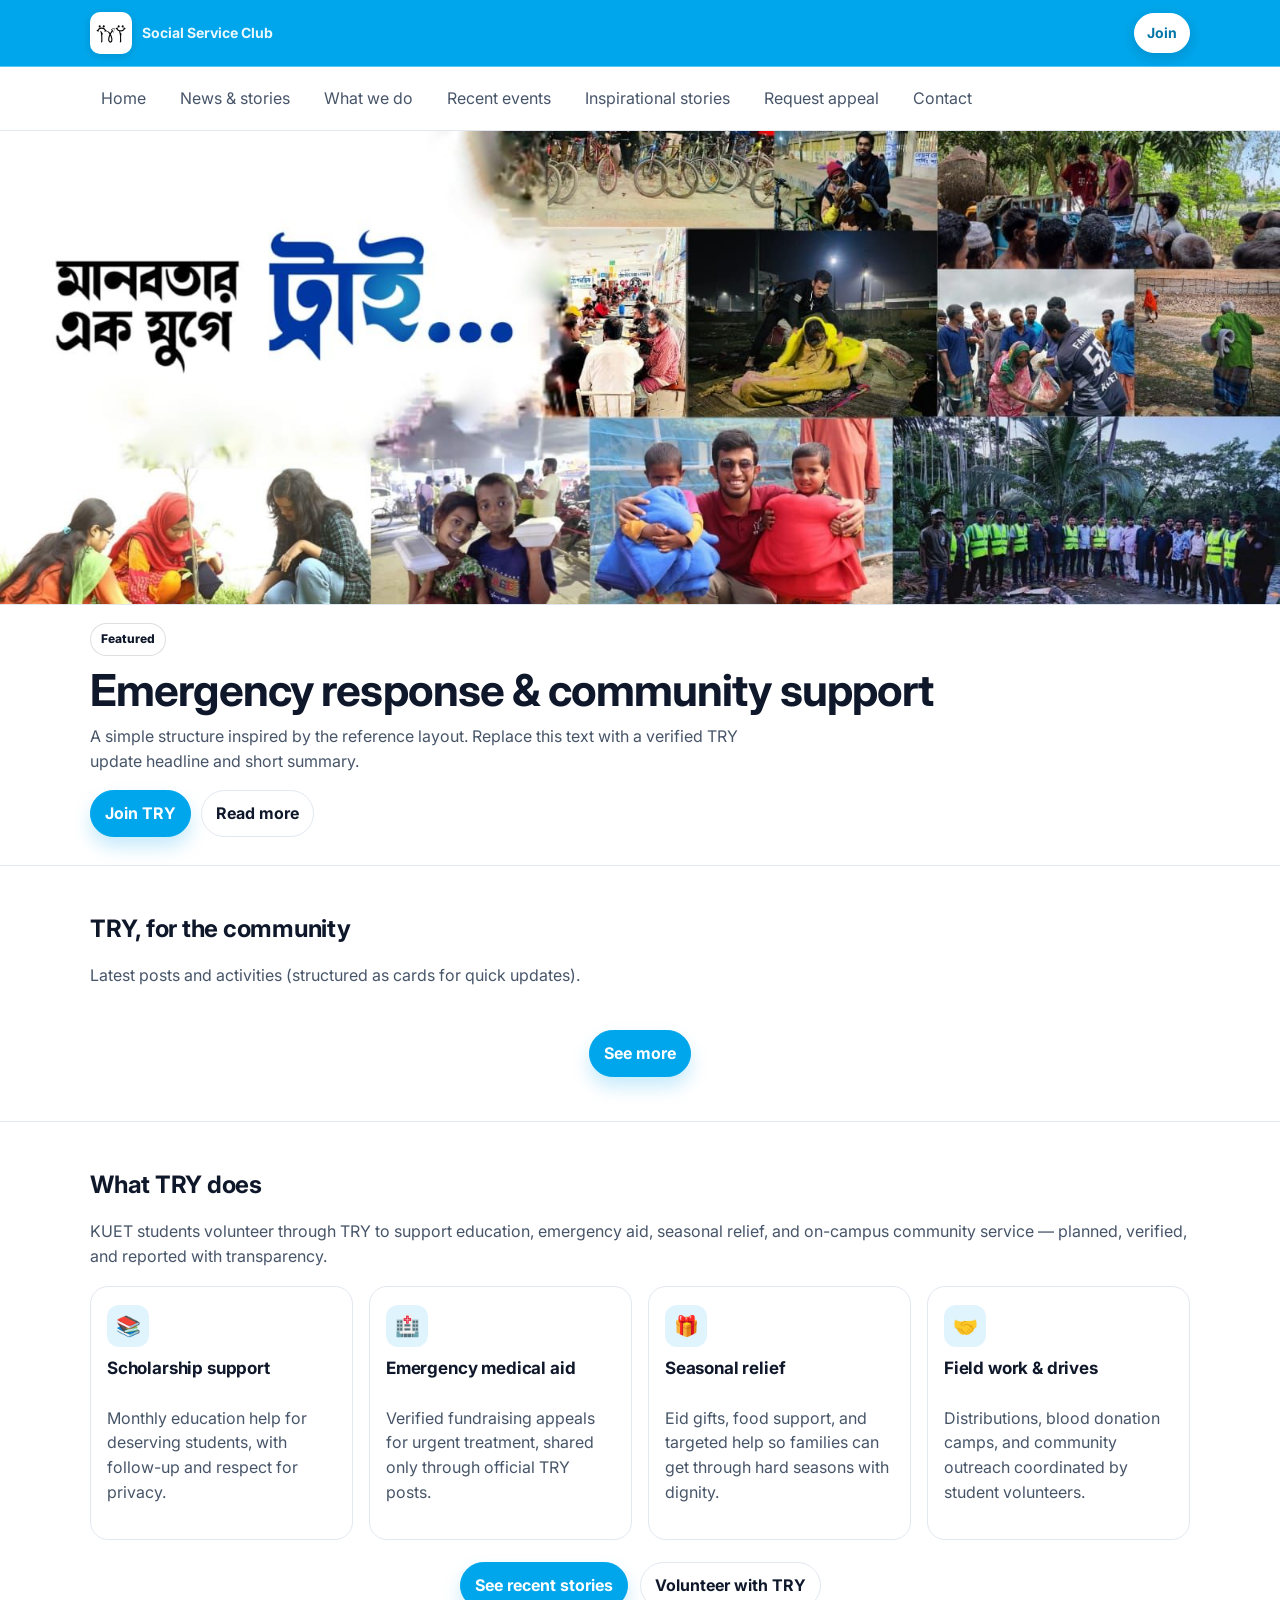
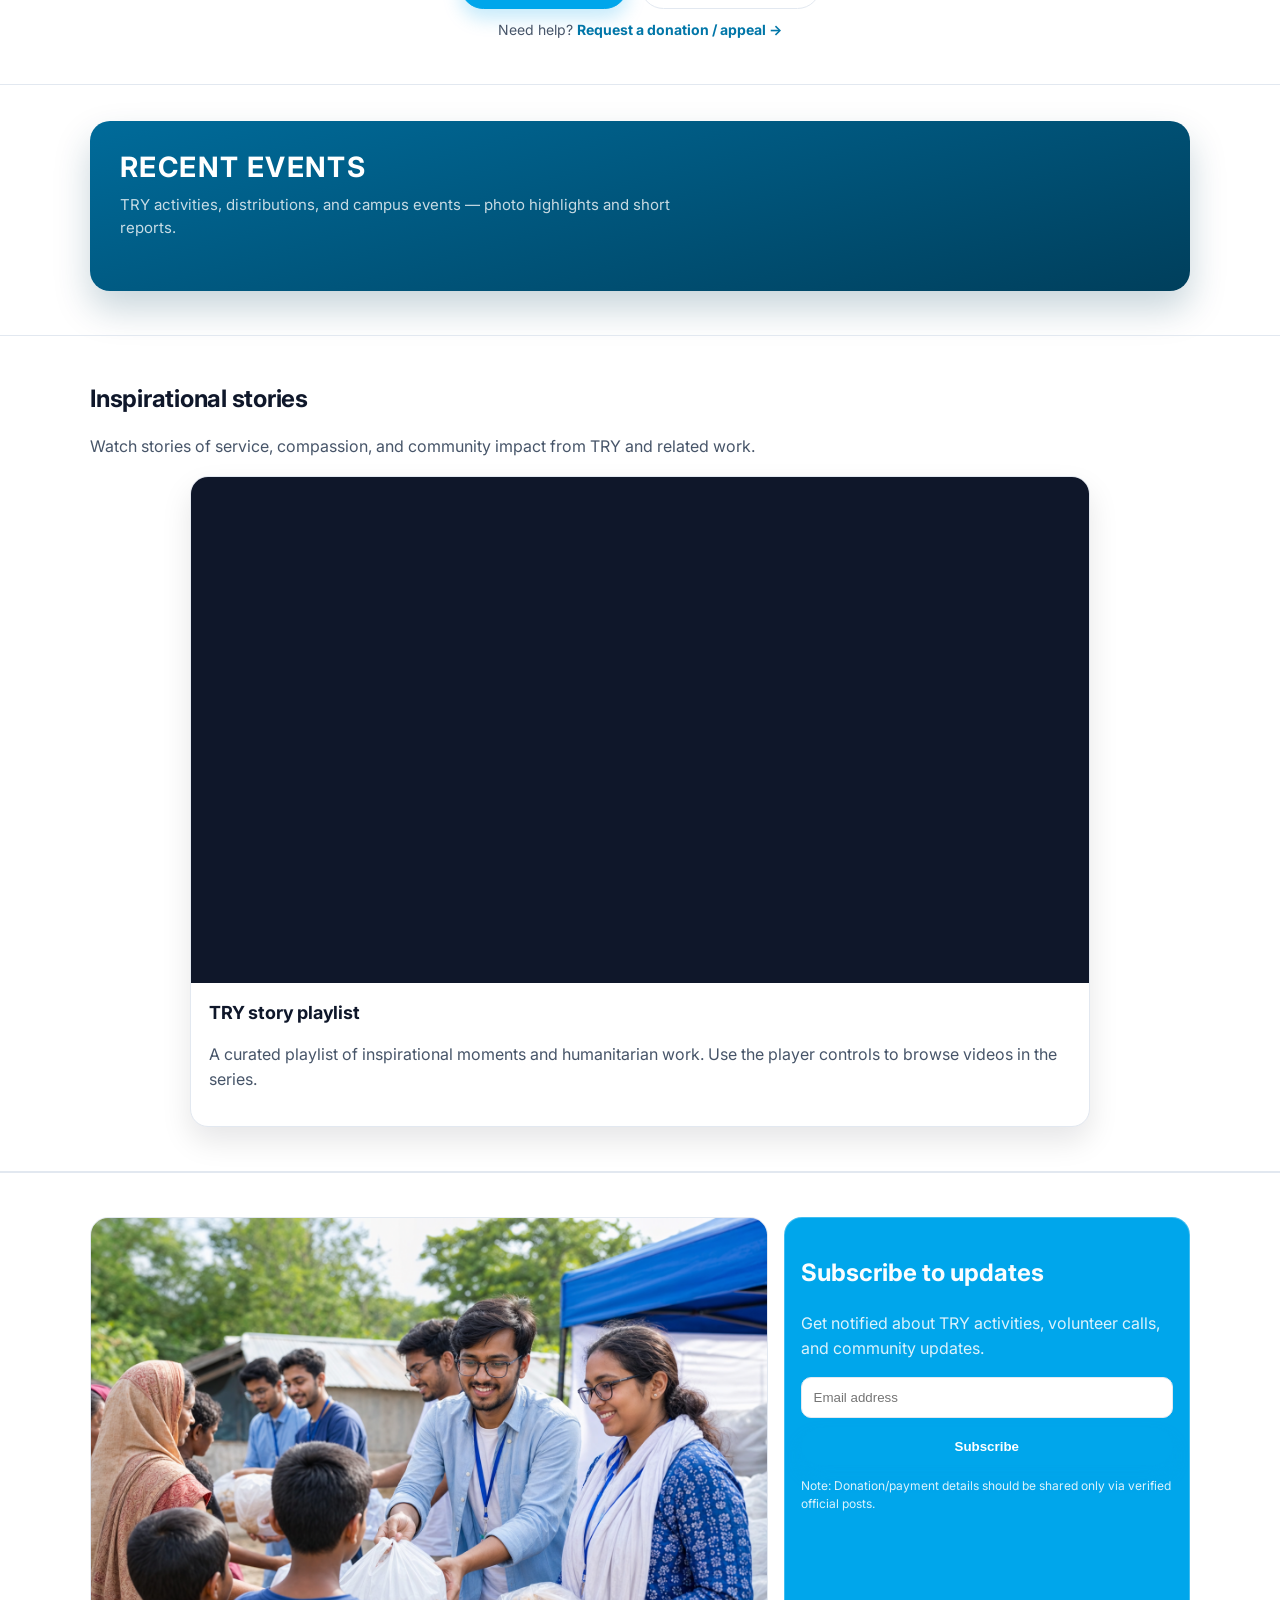
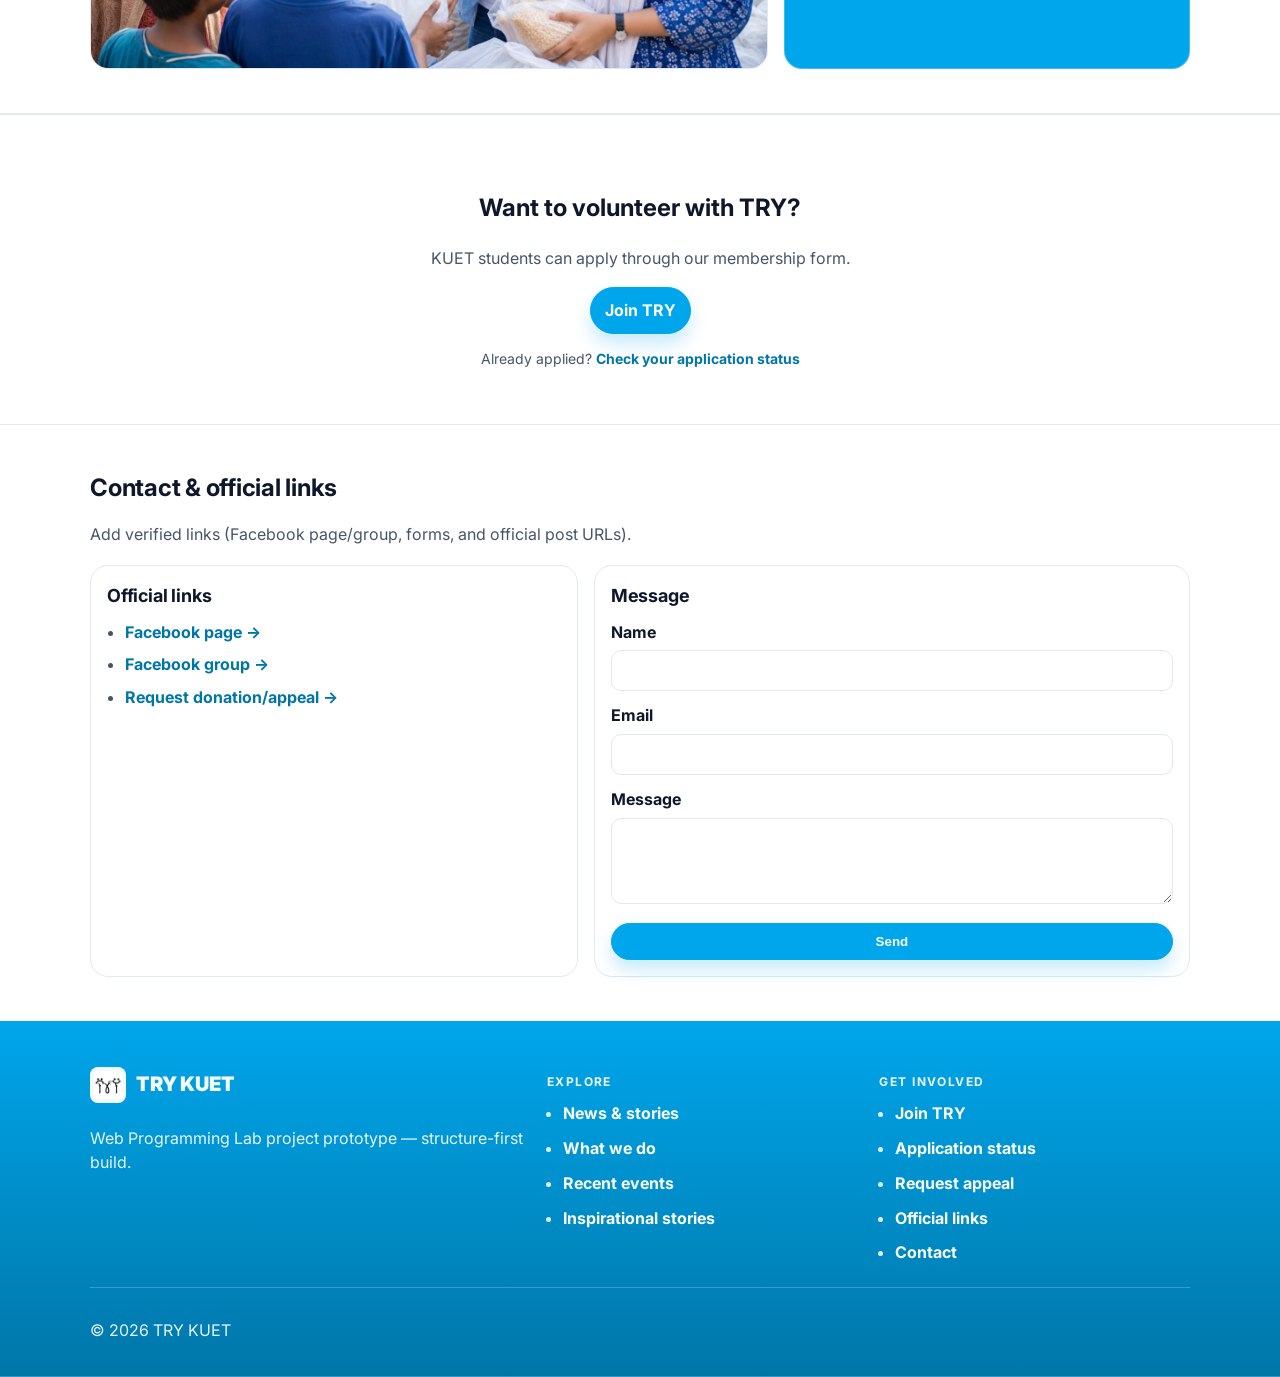
<file: index.html>
<!doctype html>
<html lang="en">
  <head>
    <meta charset="UTF-8" />
    <meta name="viewport" content="width=device-width, initial-scale=1.0" />
    <title>TRY KUET — Social Service Club</title>
    <link rel="icon" href="./public/try-logo.png" type="image/png" />
    <link rel="apple-touch-icon" href="./public/try-logo.png" />
    <meta
      name="description"
      content="TRY (KUET Social Service Club) — a voluntary, charitable organization working for social welfare."
    />
    <link rel="preconnect" href="https://fonts.googleapis.com" />
    <link rel="preconnect" href="https://fonts.gstatic.com" crossorigin />
    <link
      href="https://fonts.googleapis.com/css2?family=Inter:wght@400;500;600;700&display=swap"
      rel="stylesheet"
    />
    <link rel="stylesheet" href="./style.css" />
  </head>
  <body>
    <a class="skip-link" href="#main">Skip to content</a>

    <header class="topbar" aria-label="Site header">
      <div class="container topbar-inner">
        <a class="logo" href="./index.html" aria-label="TRY KUET home">
          <img class="logo-image" src="./public/try-logo.png" alt="" width="42" height="42" decoding="async" />
          <span class="logo-text">Social Service Club</span>
        </a>

        <div class="topbar-actions">
          <div class="topbar-ctas">
            <a class="btn small topbar-join" href="./join.html">Join</a>
            <button
              id="navToggle"
              class="btn small nav-toggle"
              type="button"
              aria-controls="primaryNav"
              aria-expanded="false"
              aria-label="Open menu"
            >
              <span class="nav-toggle-icon" aria-hidden="true"></span>
            </button>
          </div>
        </div>
      </div>
    </header>

    <div id="navBackdrop" class="nav-backdrop" hidden></div>

    <nav id="primaryNav" class="primary-nav" aria-label="Primary navigation">
      <div class="nav-panel">
        <div class="mobile-nav-head">
          <p class="mobile-nav-title">Menu</p>
          <button class="mobile-nav-close" type="button" aria-label="Close menu">×</button>
        </div>
        <div class="container nav-inner">
          <a href="#main">Home</a>
          <a href="#updates">News &amp; stories</a>
          <a href="#work">What we do</a>
          <a href="#recent-events">Recent events</a>
          <a href="#inspiration">Inspirational stories</a>
          <a href="./appeal-request.html">Request appeal</a>
          <a href="#contact">Contact</a>
        </div>
      </div>
    </nav>

    <main id="main">
      <section class="hero-unicef reveal" aria-label="Featured story">
        <div class="hero-media">
          <img
            id="heroImage"
            src="./public/639984083_1360235046146231_4377309201098488597_n.jpg"
            alt="TRY KUET — মানবতার এক যুগে, social service and community work"
            fetchpriority="high"
            decoding="async"
          />
        </div>
        <div class="container hero-content">
          <p id="heroEyebrow" class="eyebrow">Featured</p>
          <h1 id="heroTitle" class="hero-title">Emergency response & community support</h1>
          <p id="heroSubtitle" class="hero-sub">
            A simple structure inspired by the reference layout. Replace this text
            with a verified TRY update headline and short summary.
          </p>
          <div class="hero-cta">
            <a id="heroCtaPrimary" class="btn primary" href="./join.html">Join TRY</a>
            <a id="heroCtaSecondary" class="btn" href="#updates">Read more</a>
          </div>
        </div>
      </section>

      <section id="updates" class="section reveal" aria-label="Story cards">
        <div class="container">
          <div class="section-title">
            <h2 id="updatesTitle">TRY, for the community</h2>
            <p id="updatesSubtitle" class="muted">
              Latest posts and activities (structured as cards for quick updates).
            </p>
          </div>

          <div id="postsGrid" class="card-grid" aria-live="polite"></div>

          <div class="updates-more">
            <a
              id="updatesSeeMore"
              class="btn primary"
              href="https://www.facebook.com/try.kuet"
              target="_blank"
              rel="noopener noreferrer"
            >
              See more
            </a>
          </div>
        </div>
      </section>

      <section id="work" class="section subtle reveal" aria-label="Organization work">
        <div class="container">
          <div class="section-title">
            <h2 id="workTitle">What TRY does</h2>
            <p id="workText" class="muted">
              KUET students volunteer through TRY to support education, emergency aid,
              seasonal relief, and on-campus community service — planned, verified, and
              reported with transparency.
            </p>
          </div>

          <div class="work-grid" aria-label="TRY program areas">
            <article class="work-card">
              <span class="work-card-icon" aria-hidden="true">📚</span>
              <h3 class="work-card-title">Scholarship support</h3>
              <p class="muted">
                Monthly education help for deserving students, with follow-up and respect
                for privacy.
              </p>
            </article>
            <article class="work-card">
              <span class="work-card-icon" aria-hidden="true">🏥</span>
              <h3 class="work-card-title">Emergency medical aid</h3>
              <p class="muted">
                Verified fundraising appeals for urgent treatment, shared only through
                official TRY posts.
              </p>
            </article>
            <article class="work-card">
              <span class="work-card-icon" aria-hidden="true">🎁</span>
              <h3 class="work-card-title">Seasonal relief</h3>
              <p class="muted">
                Eid gifts, food support, and targeted help so families can get through
                hard seasons with dignity.
              </p>
            </article>
            <article class="work-card">
              <span class="work-card-icon" aria-hidden="true">🤝</span>
              <h3 class="work-card-title">Field work &amp; drives</h3>
              <p class="muted">
                Distributions, blood donation camps, and community outreach coordinated
                by student volunteers.
              </p>
            </article>
          </div>

          <div class="work-actions">
            <a id="workCta" class="btn primary" href="#updates">See recent stories</a>
            <a class="btn" href="./join.html">Volunteer with TRY</a>
          </div>
          <p class="work-foot muted">
            Need help? <a href="./appeal-request.html" class="textlink">Request a donation / appeal →</a>
          </p>
        </div>
      </section>

      <section id="recent-events" class="section events-section reveal" aria-label="Recent events">
        <div class="container">
          <div class="events-panel">
            <div class="events-panel-head">
              <h2 id="spotlightTitle" class="events-panel-title">Recent events</h2>
              <p id="spotlightSubtitle" class="events-panel-subtitle">
                TRY activities, distributions, and campus events — photo highlights and short reports.
              </p>
            </div>
            <div id="spotlightGrid" class="events-grid" aria-live="polite"></div>
          </div>
        </div>
      </section>

      <section id="inspiration" class="section subtle reveal" aria-label="Inspirational stories">
        <div class="container">
          <div class="section-title">
            <h2 id="inspirationTitle">Inspirational stories</h2>
            <p id="inspirationSubtitle" class="muted">
              Watch stories of service, compassion, and community impact from TRY and related work.
            </p>
          </div>

          <div class="video-grid">
            <article class="video-card">
              <div class="video-embed">
                <iframe
                  id="youtubePlaylist"
                  src="https://www.youtube.com/embed/videoseries?list=PLMV2DVHuQ9Ii1-yeok6bpsto4gOh3k7c_"
                  title="TRY inspirational stories — YouTube playlist"
                  allow="accelerometer; autoplay; clipboard-write; encrypted-media; gyroscope; picture-in-picture; web-share"
                  referrerpolicy="strict-origin-when-cross-origin"
                  allowfullscreen
                  loading="lazy"
                ></iframe>
              </div>
              <div class="video-caption">
                <h3 id="youtubeTitle" class="video-title">TRY story playlist</h3>
                <p id="youtubeCaption" class="muted">
                  A curated playlist of inspirational moments and humanitarian work. Use the
                  player controls to browse videos in the series.
                </p>
              </div>
            </article>
          </div>
        </div>
      </section>

      <section id="subscribe" class="subscribe reveal" aria-label="Subscribe section">
        <div class="container subscribe-grid">
          <div class="subscribe-media">
            <img
              id="subscribeImage"
              src="./public/subscribe-community.png"
              alt="TRY volunteers working together for community service"
              loading="lazy"
              decoding="async"
            />
          </div>
          <div class="subscribe-panel">
            <h2 id="subscribeTitle">Subscribe to updates</h2>
            <p id="subscribeText" class="muted">
              Get notified about TRY activities, volunteer calls, and community updates.
            </p>
            <form id="subscribeForm" class="subscribe-form">
              <label class="sr-only" for="sub-email">Email</label>
              <input id="sub-email" name="email" type="email" placeholder="Email address" required />
              <button class="btn primary" type="submit">Subscribe</button>
            </form>
            <p id="subscribeSuccess" class="form-success" hidden role="status"></p>
            <p class="fineprint">
              Note: Donation/payment details should be shared only via verified official posts.
            </p>
          </div>
        </div>
      </section>

      <section class="section subtle reveal" aria-label="Join call to action">
        <div class="container center-block">
          <h2 id="joinCtaTitle">Want to volunteer with TRY?</h2>
          <p id="joinCtaText" class="muted">KUET students can apply through our membership form.</p>
          <a class="btn primary" href="./join.html">Join TRY</a>
          <p class="join-status-note muted">
            Already applied?
            <a class="textlink" href="./application-status.html">Check your application status</a>
          </p>
        </div>
      </section>

      <section id="contact" class="section reveal" aria-label="Contact and links">
        <div class="container">
          <div class="section-title">
            <h2 id="contactTitle">Contact & official links</h2>
            <p id="contactSubtitle" class="muted">
              Add verified links (Facebook page/group, forms, and official post URLs).
            </p>
          </div>

          <div class="contact-grid">
            <div class="contact-card">
              <h3>Official links</h3>
              <ul id="contactLinks" class="list">
                <li><a href="#contact" class="textlink">Facebook page →</a></li>
                <li><a href="#contact" class="textlink">Facebook group →</a></li>
                <li><a href="./appeal-request.html" class="textlink">Request donation/appeal →</a></li>
              </ul>
            </div>

            <div class="contact-card">
              <h3>Message</h3>
              <form id="contactForm" class="form">
                <div class="field">
                  <label for="name">Name</label>
                  <input id="name" name="name" type="text" required />
                </div>
                <div class="field">
                  <label for="email">Email</label>
                  <input id="email" name="email" type="email" required />
                </div>
                <div class="field">
                  <label for="message">Message</label>
                  <textarea id="message" name="message" rows="4" required></textarea>
                </div>
                <button class="btn primary" type="submit">Send</button>
                <p id="contactFormSuccess" class="form-success" hidden role="status"></p>
                <p id="contactFormError" class="form-error" hidden role="alert"></p>
              </form>
            </div>
          </div>
        </div>
      </section>
    </main>

    <footer class="footer" aria-label="Footer">
      <div class="container footer-grid">
        <div class="footer-brand">
          <div class="footer-logo">
            <img class="footer-logo-image" src="./public/try-logo.png" alt="" width="36" height="36" loading="lazy" decoding="async" />
            <span>TRY KUET</span>
          </div>
          <p class="muted">
            Web Programming Lab project prototype — structure-first build.
          </p>
        </div>

        <div class="footer-col">
          <h3 class="footer-title">Explore</h3>
          <ul class="list">
            <li><a href="#updates" class="textlink">News & stories</a></li>
            <li><a href="#work" class="textlink">What we do</a></li>
            <li><a href="#recent-events" class="textlink">Recent events</a></li>
            <li><a href="#inspiration" class="textlink">Inspirational stories</a></li>
          </ul>
        </div>

        <div class="footer-col">
          <h3 class="footer-title">Get involved</h3>
          <ul class="list">
            <li><a href="./join.html" class="textlink">Join TRY</a></li>
            <li><a href="./application-status.html" class="textlink">Application status</a></li>
            <li><a href="./appeal-request.html" class="textlink">Request appeal</a></li>
            <li><a href="#contact" class="textlink">Official links</a></li>
            <li><a href="#contact" class="textlink">Contact</a></li>
          </ul>
        </div>
      </div>

      <div class="container footer-bottom">
        <p class="muted">© <span id="year">2026</span> TRY KUET</p>
      </div>
    </footer>

    <script>
      document.getElementById("year").textContent = String(new Date().getFullYear());
    </script>
    <script src="./scripts/site.js" defer></script>
    <script src="./scripts/content.js" defer></script>
  </body>
</html>
</file>
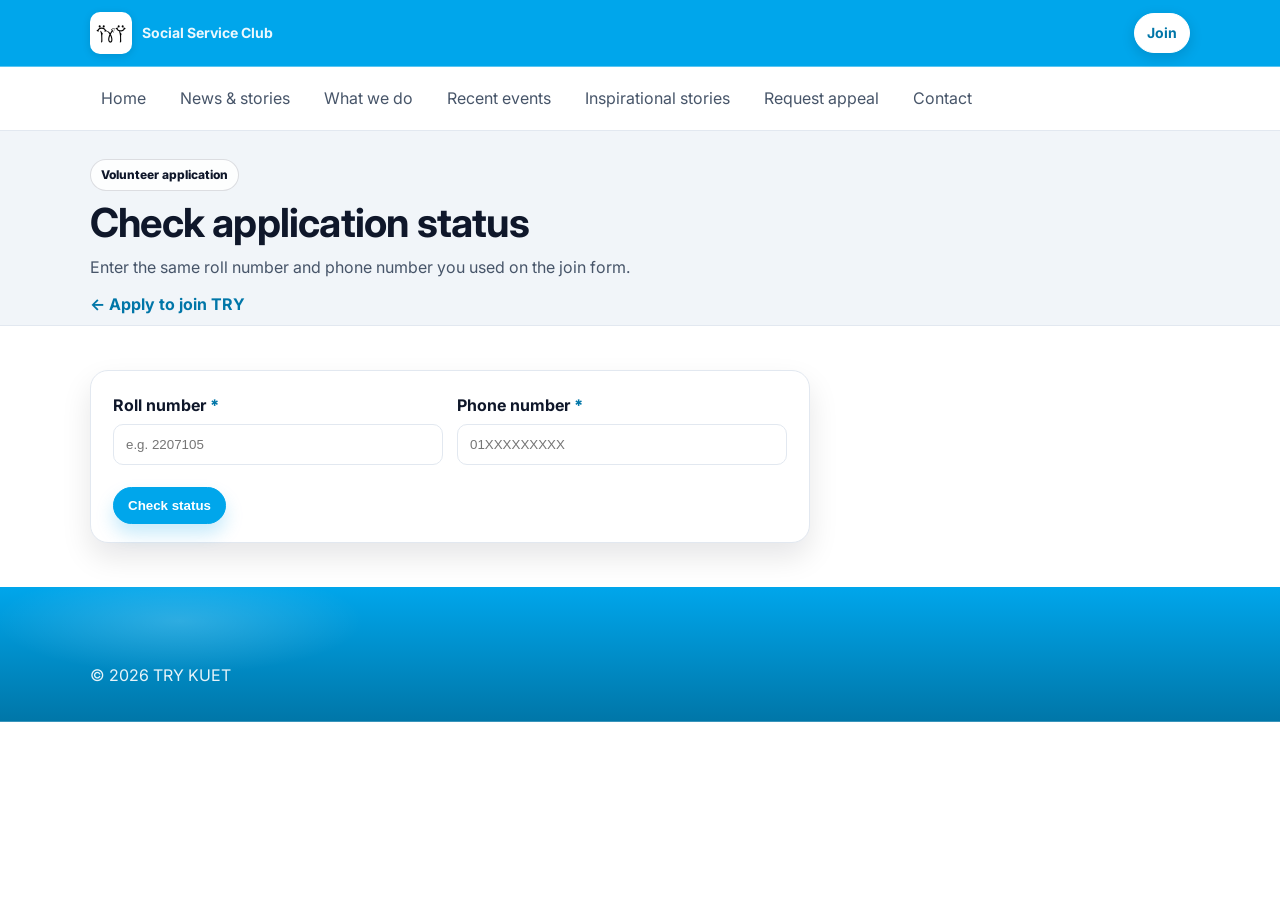
<file: application-status.html>
<!doctype html>
<html lang="en">
  <head>
    <meta charset="UTF-8" />
    <meta name="viewport" content="width=device-width, initial-scale=1.0" />
    <title>Check application status — TRY KUET</title>
    <link rel="icon" href="./public/try-logo.png" type="image/png" />
    <link rel="apple-touch-icon" href="./public/try-logo.png" />
    <meta name="description" content="Check your TRY KUET volunteer application status using roll number and phone." />
    <link rel="preconnect" href="https://fonts.googleapis.com" />
    <link rel="preconnect" href="https://fonts.gstatic.com" crossorigin />
    <link
      href="https://fonts.googleapis.com/css2?family=Inter:wght@400;500;600;700&display=swap"
      rel="stylesheet"
    />
    <link rel="stylesheet" href="./style.css" />
  </head>
  <body>
    <a class="skip-link" href="#main">Skip to content</a>

    <header class="topbar" aria-label="Site header">
      <div class="container topbar-inner">
        <a class="logo" href="./index.html" aria-label="TRY KUET home">
          <img class="logo-image" src="./public/try-logo.png" alt="" width="42" height="42" decoding="async" />
          <span class="logo-text">Social Service Club</span>
        </a>
        <div class="topbar-actions">
          <div class="topbar-ctas">
            <a class="btn small topbar-join" href="./join.html">Join</a>
            <button
              id="navToggle"
              class="btn small nav-toggle"
              type="button"
              aria-controls="primaryNav"
              aria-expanded="false"
              aria-label="Open menu"
            >
              <span class="nav-toggle-icon" aria-hidden="true"></span>
            </button>
          </div>
        </div>
      </div>
    </header>

    <div id="navBackdrop" class="nav-backdrop" hidden></div>

    <nav id="primaryNav" class="primary-nav" aria-label="Primary navigation">
      <div class="nav-panel">
        <div class="mobile-nav-head">
          <p class="mobile-nav-title">Menu</p>
          <button class="mobile-nav-close" type="button" aria-label="Close menu">×</button>
        </div>
        <div class="container nav-inner">
          <a href="./index.html">Home</a>
          <a href="./index.html#updates">News &amp; stories</a>
          <a href="./index.html#work">What we do</a>
          <a href="./index.html#recent-events">Recent events</a>
          <a href="./index.html#inspiration">Inspirational stories</a>
          <a href="./appeal-request.html">Request appeal</a>
          <a href="./index.html#contact">Contact</a>
        </div>
      </div>
    </nav>

    <main id="main">
      <header class="page-header">
        <div class="container">
          <p class="eyebrow">Volunteer application</p>
          <h1>Check application status</h1>
          <p class="muted page-header-lede">
            Enter the same roll number and phone number you used on the join form.
          </p>
          <a class="textlink" href="./join.html">← Apply to join TRY</a>
        </div>
      </header>

      <section class="section">
        <div class="container">
          <div class="join-form-card status-check-card">
            <form id="statusForm" class="join-form" novalidate>
              <div class="form-row">
                <div class="field">
                  <label for="status-roll">Roll number <span class="req">*</span></label>
                  <input
                    id="status-roll"
                    name="roll"
                    type="text"
                    required
                    placeholder="e.g. 2207105"
                    pattern="[0-9]{7}"
                    title="7-digit KUET roll number"
                  />
                </div>
                <div class="field">
                  <label for="status-phone">Phone number <span class="req">*</span></label>
                  <input
                    id="status-phone"
                    name="phone"
                    type="tel"
                    required
                    placeholder="01XXXXXXXXX"
                    pattern="01[0-9]{9}"
                    title="11-digit Bangladesh mobile number"
                  />
                </div>
              </div>
              <div class="form-actions">
                <button class="btn primary" type="submit">Check status</button>
              </div>
              <p id="statusError" class="form-error" hidden role="alert"></p>
            </form>

            <div id="statusResult" class="status-result" hidden>
              <p class="status-result-label">Application found</p>
              <h2 id="statusName" class="status-result-name"></h2>
              <dl class="status-result-meta">
                <div><dt>Roll</dt><dd id="statusRoll"></dd></div>
                <div><dt>Department</dt><dd id="statusDept"></dd></div>
                <div><dt>Batch</dt><dd id="statusBatch"></dd></div>
                <div><dt>Submitted</dt><dd id="statusSubmitted"></dd></div>
              </dl>
              <p id="statusBadge" class="status-badge"></p>
              <p id="statusMessage" class="status-message muted"></p>
            </div>
          </div>
        </div>
      </section>
    </main>

    <footer class="footer" aria-label="Footer">
      <div class="container footer-bottom">
        <p class="muted">© <span id="year">2026</span> TRY KUET</p>
      </div>
    </footer>

    <script src="./scripts/site.js" defer></script>
    <script>
      document.getElementById("year").textContent = String(new Date().getFullYear());

      (function () {
        const form = document.getElementById("statusForm");
        const error = document.getElementById("statusError");
        const result = document.getElementById("statusResult");
        if (!form || !error || !result) return;

        const statusClass = {
          pending: "status-pending",
          approved: "status-approved",
          rejected: "status-rejected",
          waitlisted: "status-waitlisted",
          interview_scheduled: "status-interview",
        };

        form.addEventListener("submit", async (e) => {
          e.preventDefault();
          error.hidden = true;
          result.hidden = true;

          if (!form.checkValidity()) {
            form.reportValidity();
            return;
          }

          const btn = form.querySelector('button[type="submit"]');
          if (btn) btn.disabled = true;

          try {
            const res = await fetch("./api/check-application-status.php", {
              method: "POST",
              body: new FormData(form),
            });
            const data = await res.json();

            if (!data.success || !data.application) {
              error.textContent = data.message || "Could not find application.";
              error.hidden = false;
              return;
            }

            const app = data.application;
            document.getElementById("statusName").textContent = app.fullname;
            document.getElementById("statusRoll").textContent = app.roll;
            document.getElementById("statusDept").textContent = app.department;
            document.getElementById("statusBatch").textContent = app.batch;
            document.getElementById("statusSubmitted").textContent = app.submitted_at;

            const badge = document.getElementById("statusBadge");
            badge.textContent = app.status_label;
            badge.className = "status-badge " + (statusClass[app.status] || "status-pending");

            document.getElementById("statusMessage").textContent = data.message;
            result.hidden = false;
          } catch {
            error.textContent = "Could not reach the server. Start PHP with: php -S localhost:8000";
            error.hidden = false;
          } finally {
            if (btn) btn.disabled = false;
          }
        });
      })();
    </script>
  </body>
</html>
</file>
<file: style.css>
:root {
  /* UNICEF-like bright blue + clean white layout */
  --bg: #ffffff;
  --text: #0f172a;
  --muted: #475569;
  --border: #e2e8f0;
  --subtle: #f1f5f9;
  --panel: #ffffff;
  --panel-2: #ffffff;
  --brand: #00a6eb;
  --brand-deep: #0076a8;
  --shadow: 0 14px 30px rgba(2, 8, 23, 0.10);
  --radius: 12px;
  --radius-lg: 18px;
  --ease-out: cubic-bezier(0.22, 1, 0.36, 1);
  --header-height: 58px;
  --nav-height: 46px;
  --scroll-offset: calc(var(--header-height) + var(--nav-height) + 12px);
}

html {
  scroll-behavior: smooth;
  scroll-padding-top: var(--scroll-offset);
}

html.nav-open {
  overflow: hidden;
}

section[id],
main[id] {
  scroll-margin-top: var(--scroll-offset);
}

*,
*::before,
*::after {
  box-sizing: border-box;
}

html,
body {
  height: 100%;
}

body {
  margin: 0;
  font-family: Inter, system-ui, -apple-system, Segoe UI, Roboto, Arial, sans-serif;
  color: var(--text);
  background: var(--bg);
  line-height: 1.55;
}

a {
  color: inherit;
  text-decoration: none;
}

a:hover {
  text-decoration: underline;
}

.container {
  width: min(1100px, calc(100% - 32px));
  margin: 0 auto;
}

.skip-link {
  position: absolute;
  left: -999px;
  top: 10px;
  background: #fff;
  color: #000;
  padding: 10px 12px;
  border-radius: 10px;
  z-index: 99;
}

.skip-link:focus {
  left: 12px;
}

.btn {
  display: inline-flex;
  align-items: center;
  justify-content: center;
  gap: 8px;
  padding: 10px 14px;
  border-radius: 999px;
  border: 1px solid var(--border);
  background: #ffffff;
  color: var(--text);
  font-weight: 700;
  cursor: pointer;
  text-decoration: none !important;
  transition:
    transform 160ms var(--ease-out),
    background 160ms var(--ease-out),
    border-color 160ms var(--ease-out),
    box-shadow 160ms var(--ease-out);
}

.btn:hover {
  background: var(--subtle);
  transform: translateY(-1px);
}

.btn.primary {
  border-color: var(--brand);
  background: var(--brand);
  color: #ffffff;
  box-shadow: 0 10px 18px rgba(0, 166, 235, 0.22);
}

.btn.primary:hover {
  background: var(--brand-deep);
}

.muted {
  color: var(--muted);
}

.section {
  padding: 44px 0;
}

.section.subtle {
  background: rgba(255, 255, 255, 0.03);
  border-top: 1px solid var(--border);
  border-bottom: 1px solid var(--border);
}

.section-title {
  margin-bottom: 18px;
}

.section-title h2 {
  margin: 0 0 6px;
  font-size: 24px;
  letter-spacing: -0.01em;
}

.updates-more {
  margin-top: 24px;
  display: flex;
  justify-content: center;
}

h1,
h2,
h3 {
  color: var(--text);
}

h1 {
  margin: 0;
  font-size: clamp(30px, 3.6vw, 44px);
  line-height: 1.1;
  letter-spacing: -0.02em;
}

h3 {
  margin: 0 0 8px;
  font-size: 18px;
  letter-spacing: -0.01em;
}

.topbar {
  position: sticky;
  top: 0;
  z-index: 50;
  background: var(--brand);
  border-bottom: 1px solid rgba(255, 255, 255, 0.35);
}

.topbar-inner {
  display: flex;
  align-items: center;
  justify-content: space-between;
  gap: 14px;
  padding: 12px 0;
}

.logo {
  display: inline-flex;
  align-items: center;
  gap: 10px;
  font-weight: 800;
  text-decoration: none !important;
}

.logo-image {
  width: 42px;
  height: 42px;
  object-fit: contain;
  display: block;
  flex-shrink: 0;
  background: #ffffff;
  border-radius: 10px;
  padding: 5px;
  box-shadow: 0 2px 8px rgba(2, 8, 23, 0.12);
}

.logo-mark {
  display: inline-block;
  padding: 6px 10px;
  border: 1px solid rgba(255, 255, 255, 0.62);
  border-radius: 999px;
  font-weight: 900;
  background: rgba(255, 255, 255, 0.18);
  color: rgba(255, 255, 255, 0.98);
}

.logo-text {
  font-weight: 700;
  color: rgba(255, 255, 255, 0.92);
  font-size: 14px;
}

.topbar-actions {
  display: flex;
  align-items: center;
  gap: 10px;
  margin-left: auto;
  flex-wrap: nowrap;
}

.topbar-ctas {
  display: flex;
  align-items: center;
  gap: 8px;
}

.topbar .topbar-join {
  border-radius: 999px;
  border-color: #ffffff;
  background: #ffffff;
  color: var(--brand-deep);
  box-shadow: 0 4px 14px rgba(2, 8, 23, 0.14);
  font-weight: 700;
  padding-inline: 18px;
}

.topbar .topbar-join:hover {
  background: #f0f9ff;
  border-color: #ffffff;
  color: var(--brand-deep);
  box-shadow: 0 6px 16px rgba(2, 8, 23, 0.18);
  text-decoration: none;
}

.nav-toggle {
  display: none;
  padding: 10px;
  min-width: 44px;
  min-height: 44px;
  color: rgba(255, 255, 255, 0.98);
  border-color: rgba(255, 255, 255, 0.45);
  background: rgba(255, 255, 255, 0.12);
}

.nav-toggle:hover {
  background: rgba(255, 255, 255, 0.22);
}

.nav-toggle-icon {
  display: block;
  width: 18px;
  height: 2px;
  background: currentColor;
  border-radius: 999px;
  position: relative;
  transition: background 0.2s var(--ease-out);
}

.nav-toggle-icon::before,
.nav-toggle-icon::after {
  content: "";
  position: absolute;
  left: 0;
  width: 18px;
  height: 2px;
  background: currentColor;
  border-radius: 999px;
  transition: transform 0.2s var(--ease-out), top 0.2s var(--ease-out);
}

.nav-toggle-icon::before {
  top: -6px;
}

.nav-toggle-icon::after {
  top: 6px;
}

.nav-toggle[aria-expanded="true"] .nav-toggle-icon {
  background: transparent;
}

.nav-toggle[aria-expanded="true"] .nav-toggle-icon::before {
  top: 0;
  transform: rotate(45deg);
}

.nav-toggle[aria-expanded="true"] .nav-toggle-icon::after {
  top: 0;
  transform: rotate(-45deg);
}

.mobile-nav-head,
.mobile-nav-foot,
.mobile-nav-close {
  display: none;
}

@media (min-width: 821px) {
  .nav-panel {
    display: contents;
  }
}

.btn.small {
  padding: 8px 12px;
  font-size: 14px;
}

.primary-nav {
  position: sticky;
  top: var(--header-height);
  z-index: 45;
  background: #ffffff;
  border-bottom: 1px solid var(--border);
}

.nav-inner {
  display: flex;
  gap: 12px;
  align-items: center;
  padding: 10px 0;
  flex-wrap: wrap;
}

.nav-inner a {
  color: var(--muted);
  padding: 8px 10px;
  border-radius: 999px;
  border: 1px solid transparent;
}

.nav-inner a:hover {
  text-decoration: none;
  border-color: var(--border);
  background: var(--subtle);
}

.hero-unicef {
  border-bottom: 1px solid var(--border);
}

.hero-media {
  width: 100%;
  background: var(--subtle);
  border-bottom: 1px solid var(--border);
  line-height: 0;
}

.hero-media img {
  width: 100%;
  height: auto;
  max-width: 100%;
  display: block;
}

.hero-content {
  padding: 18px 0 28px;
}

.eyebrow {
  display: inline-block;
  margin: 0 0 10px;
  padding: 6px 10px;
  border: 1px solid rgba(15, 23, 42, 0.14);
  border-radius: 999px;
  font-weight: 800;
  font-size: 12px;
  background: rgba(255, 255, 255, 0.86);
}

.hero-title {
  margin: 0 0 10px;
}

.hero-sub {
  margin: 0 0 16px;
  max-width: 70ch;
  color: var(--muted);
}

.hero-cta {
  display: flex;
  gap: 10px;
  flex-wrap: wrap;
}

.card-grid {
  display: grid;
  grid-template-columns: repeat(3, minmax(0, 1fr));
  gap: 20px;
  align-items: stretch;
}

.story-card {
  border: 1px solid var(--border);
  border-radius: var(--radius-lg);
  overflow: hidden;
  background: #ffffff;
  box-shadow: 0 1px 2px rgba(15, 23, 42, 0.04);
  transform: translateY(0);
  transition:
    transform 180ms var(--ease-out),
    box-shadow 180ms var(--ease-out),
    border-color 180ms var(--ease-out);
}

.story-card:hover,
.story-card:focus-within {
  transform: translateY(-4px);
  box-shadow: var(--shadow);
  border-color: rgba(0, 166, 235, 0.28);
}

.story-card-hit,
.mini-card-hit {
  display: flex;
  flex-direction: column;
  height: 100%;
  color: inherit;
  text-decoration: none !important;
}

.story-card-hit:focus-visible {
  outline: 3px solid rgba(0, 166, 235, 0.45);
  outline-offset: 2px;
}

.story-media {
  position: relative;
  aspect-ratio: 4 / 3;
  width: 100%;
  flex-shrink: 0;
  background:
    linear-gradient(135deg, rgba(0, 166, 235, 0.14), rgba(0, 118, 168, 0.08)),
    var(--subtle);
  border-bottom: 1px solid var(--border);
  overflow: hidden;
}

.story-media-fallback {
  display: grid;
  place-items: center;
}

.story-media-placeholder {
  font-size: 28px;
  font-weight: 900;
  letter-spacing: 0.08em;
  color: rgba(0, 118, 168, 0.45);
}

.story-media.has-image,
.mini-media.has-image {
  background: #f8fafc;
}

.story-media.has-image img {
  width: 100%;
  height: 100%;
  object-fit: cover;
  object-position: center top;
  display: block;
}

.mini-media.has-image img {
  width: 100%;
  height: 140px;
  object-fit: cover;
  display: block;
}

.story-body {
  padding: 16px 16px 18px;
  display: flex;
  flex-direction: column;
  gap: 10px;
  flex: 1;
}

.story-body-top {
  display: flex;
  align-items: center;
  justify-content: space-between;
  gap: 10px;
  flex-wrap: wrap;
}

.story-meta {
  margin: 0;
  font-size: 12px;
  font-weight: 600;
  color: var(--muted);
}

.tag {
  margin: 0;
  font-size: 12px;
  font-weight: 800;
  color: var(--muted);
  text-transform: uppercase;
  letter-spacing: 0.06em;
}

.tag-pill {
  display: inline-flex;
  align-items: center;
  width: fit-content;
  padding: 5px 10px;
  border-radius: 999px;
  background: rgba(0, 166, 235, 0.1);
  color: var(--brand-deep);
  border: 1px solid rgba(0, 166, 235, 0.18);
  text-transform: uppercase;
  letter-spacing: 0.05em;
  font-size: 11px;
}

.story-title {
  margin: 0;
  font-size: 18px;
  line-height: 1.35;
  letter-spacing: -0.01em;
  display: -webkit-box;
  -webkit-line-clamp: 2;
  line-clamp: 2;
  -webkit-box-orient: vertical;
  overflow: hidden;
}

.story-excerpt {
  margin: 0;
  font-size: 14px;
  line-height: 1.55;
  display: -webkit-box;
  -webkit-line-clamp: 3;
  line-clamp: 3;
  -webkit-box-orient: vertical;
  overflow: hidden;
  flex: 1;
}

.story-read-more {
  margin-top: auto;
  padding-top: 4px;
  font-size: 14px;
  font-weight: 700;
  color: var(--brand-deep);
}

.textlink {
  font-weight: 700;
  color: var(--brand-deep);
}

.textlink:hover {
  text-decoration: underline;
}

.center-block {
  text-align: center;
  padding: 10px 0;
}

.join-status-note {
  margin: 14px 0 0;
  font-size: 14px;
}

.work-grid {
  display: grid;
  grid-template-columns: repeat(4, minmax(0, 1fr));
  gap: 16px;
  margin-bottom: 22px;
}

.work-card {
  border: 1px solid var(--border);
  border-radius: var(--radius-lg);
  background: #ffffff;
  padding: 18px 16px;
  display: grid;
  gap: 8px;
  align-content: start;
  transition:
    transform 180ms var(--ease-out),
    box-shadow 180ms var(--ease-out);
}

.work-card:hover {
  transform: translateY(-3px);
  box-shadow: var(--shadow);
}

.work-card-icon {
  display: inline-flex;
  align-items: center;
  justify-content: center;
  width: 42px;
  height: 42px;
  border-radius: 12px;
  background: rgba(0, 166, 235, 0.12);
  font-size: 20px;
  line-height: 1;
}

.work-card-title {
  margin: 0;
  font-size: 17px;
}

.work-actions {
  display: flex;
  flex-wrap: wrap;
  gap: 12px;
  justify-content: center;
  margin-bottom: 10px;
}

.work-foot {
  margin: 0;
  text-align: center;
  font-size: 14px;
}

.events-section {
  padding-top: 36px;
}

.events-panel {
  background: linear-gradient(165deg, #006b9a 0%, #003f5c 100%);
  border-radius: calc(var(--radius-lg) + 2px);
  padding: clamp(22px, 4vw, 30px);
  box-shadow: 0 18px 36px rgba(0, 63, 92, 0.22);
}

.events-panel-title {
  margin: 0 0 8px;
  color: #ffffff;
  font-size: clamp(22px, 3vw, 28px);
  line-height: 1.2;
  letter-spacing: 0.05em;
  text-transform: uppercase;
}

.events-panel-subtitle {
  margin: 0 0 22px;
  color: rgba(255, 255, 255, 0.78);
  font-size: 15px;
  line-height: 1.55;
  max-width: 62ch;
}

.events-grid {
  display: grid;
  grid-template-columns: repeat(3, minmax(0, 1fr));
  gap: 18px;
}

.event-card {
  margin: 0;
}

.event-card-hit {
  display: grid;
  gap: 0;
  text-decoration: none !important;
  color: inherit;
  height: 100%;
}

.event-card-hit:hover .event-card-title {
  text-decoration: underline;
  text-underline-offset: 3px;
}

.event-card-hit:focus-visible {
  outline: 3px solid rgba(255, 255, 255, 0.55);
  outline-offset: 4px;
  border-radius: 12px;
}

.event-card-media {
  display: block;
  aspect-ratio: 4 / 3;
  border-radius: 10px;
  overflow: hidden;
  background: rgba(0, 0, 0, 0.22);
  border: 1px solid rgba(255, 255, 255, 0.14);
}

.event-card-media.has-image img {
  width: 100%;
  height: 100%;
  object-fit: cover;
  display: block;
}

.event-card-media-fallback {
  display: grid;
  place-items: center;
  min-height: 100%;
}

.event-card-title {
  margin: 12px 0 6px;
  color: #ffffff;
  font-size: 17px;
  line-height: 1.35;
  letter-spacing: -0.01em;
}

.event-card-date {
  margin: 0;
  color: rgba(255, 255, 255, 0.68);
  font-size: 13px;
  line-height: 1.4;
}

.article-shell--event {
  overflow: hidden;
  border-radius: calc(var(--radius-lg) + 2px);
  border: 1px solid var(--border);
  box-shadow: var(--shadow);
  background: #ffffff;
}

.event-breadcrumbs {
  display: flex;
  flex-wrap: wrap;
  align-items: center;
  gap: 8px;
  padding: 12px clamp(16px, 3vw, 22px);
  background: linear-gradient(180deg, #0076a8 0%, #006b9a 100%);
  color: rgba(255, 255, 255, 0.88);
  font-size: 13px;
  line-height: 1.4;
}

.event-breadcrumbs a {
  color: #ffffff;
  font-weight: 600;
  text-decoration: none;
}

.event-breadcrumbs a:hover {
  text-decoration: underline;
}

.event-breadcrumbs-sep {
  color: rgba(255, 255, 255, 0.45);
}

.event-breadcrumbs-current {
  color: rgba(255, 255, 255, 0.82);
}

.event-article-header {
  padding: clamp(22px, 4vw, 32px);
  background: linear-gradient(165deg, #006b9a 0%, #003f5c 100%);
  color: #ffffff;
}

.event-article-eyebrow {
  margin: 0 0 10px;
  font-size: 11px;
  font-weight: 800;
  letter-spacing: 0.08em;
  text-transform: uppercase;
  color: rgba(255, 255, 255, 0.72);
}

.event-article-title {
  margin: 0 0 10px;
  font-size: clamp(28px, 4vw, 40px);
  line-height: 1.15;
  letter-spacing: -0.02em;
  color: #ffffff;
}

.event-article-date {
  margin: 0;
  font-size: 14px;
  color: rgba(255, 255, 255, 0.72);
}

.event-article-feature {
  margin: 0;
  line-height: 0;
  background: #0f172a;
}

.event-article-feature img {
  width: 100%;
  height: auto;
  max-height: min(72vh, 720px);
  object-fit: cover;
  display: block;
}

.event-article-body {
  padding: clamp(22px, 4vw, 32px);
}

.event-article-lede {
  margin: 0 0 20px;
  padding: 16px 18px;
  border: 1px solid var(--border);
  border-radius: var(--radius);
  background: var(--subtle);
  color: var(--text);
  font-size: 16px;
  line-height: 1.65;
  font-weight: 600;
}

.event-article-content {
  color: var(--text);
  font-size: 17px;
  line-height: 1.8;
}

.event-article-actions {
  margin-top: 24px;
  padding-top: 20px;
  border-top: 1px solid var(--border);
}

.event-article-wrap {
  display: grid;
  grid-template-columns: minmax(0, 1fr) minmax(260px, 320px);
  gap: clamp(20px, 3vw, 28px);
  align-items: start;
}

.event-gallery-section {
  padding: clamp(18px, 3vw, 24px);
  background: linear-gradient(180deg, #f8fafc 0%, #ffffff 100%);
  border-top: 1px solid var(--border);
  border-bottom: 1px solid var(--border);
}

.event-gallery-heading {
  margin: 0 0 16px;
  font-size: 13px;
  font-weight: 800;
  letter-spacing: 0.08em;
  text-transform: uppercase;
  color: var(--brand-deep);
}

.event-gallery-grid {
  display: grid;
  grid-template-columns: repeat(3, minmax(0, 1fr));
  gap: 14px;
}

.event-gallery-tile {
  position: relative;
  margin: 0;
  min-height: 180px;
  border-radius: var(--radius);
  overflow: hidden;
  border: 1px solid var(--border);
  background: #0f172a;
  box-shadow: 0 10px 22px rgba(15, 23, 42, 0.08);
}

.event-gallery-tile img {
  width: 100%;
  height: 100%;
  min-height: 180px;
  object-fit: cover;
  display: block;
}

.event-gallery-tile-label {
  position: absolute;
  inset: 0 auto auto 0;
  width: 100%;
  margin: 0;
  padding: 12px 12px 28px;
  background: linear-gradient(180deg, rgba(0, 63, 92, 0.92) 0%, rgba(0, 63, 92, 0.45) 72%, transparent 100%);
  color: #ffffff;
  font-size: 13px;
  font-weight: 800;
  line-height: 1.35;
  letter-spacing: 0.02em;
  text-transform: uppercase;
}

.event-sidebar {
  position: sticky;
  top: var(--scroll-offset);
}

.event-sidebar-panel {
  background: linear-gradient(165deg, #006b9a 0%, #003f5c 100%);
  border-radius: calc(var(--radius-lg) + 2px);
  padding: 18px 16px;
  box-shadow: 0 16px 30px rgba(0, 63, 92, 0.18);
}

.event-sidebar-title {
  margin: 0 0 14px;
  color: #ffffff;
  font-size: 14px;
  font-weight: 800;
  letter-spacing: 0.06em;
  text-transform: uppercase;
}

.event-sidebar-list {
  list-style: none;
  margin: 0;
  padding: 0;
  display: grid;
  gap: 12px;
}

.event-sidebar-item {
  margin: 0;
}

.event-sidebar-hit {
  display: grid;
  grid-template-columns: 72px minmax(0, 1fr);
  gap: 12px;
  align-items: center;
  text-decoration: none !important;
  color: inherit;
}

.event-sidebar-hit:hover .event-sidebar-item-title {
  text-decoration: underline;
}

.event-sidebar-thumb {
  width: 72px;
  height: 72px;
  object-fit: cover;
  border-radius: 10px;
  border: 1px solid rgba(255, 255, 255, 0.18);
  display: block;
  background: rgba(255, 255, 255, 0.08);
}

.event-sidebar-thumb-fallback {
  display: grid;
  place-items: center;
  font-size: 12px;
  font-weight: 800;
  color: rgba(255, 255, 255, 0.8);
}

.event-sidebar-copy {
  display: grid;
  gap: 4px;
  min-width: 0;
}

.event-sidebar-item-title {
  color: #ffffff;
  font-size: 14px;
  font-weight: 700;
  line-height: 1.35;
}

.event-sidebar-item-date {
  color: rgba(255, 255, 255, 0.68);
  font-size: 12px;
  line-height: 1.3;
}

.spotlight-grid {
  display: grid;
  grid-template-columns: repeat(3, minmax(0, 1fr));
  gap: 16px;
}

.mini-card {
  border: 1px solid var(--border);
  border-radius: var(--radius-lg);
  overflow: hidden;
  background: #ffffff;
  padding: 14px;
  display: grid;
  gap: 10px;
  transition:
    transform 180ms var(--ease-out),
    box-shadow 180ms var(--ease-out),
    background 180ms var(--ease-out);
}

.mini-card:hover,
.mini-card:focus-within {
  transform: translateY(-3px);
  box-shadow: var(--shadow);
  background: #ffffff;
}

.mini-card-hit {
  gap: 10px;
}

.mini-card-hit:focus-visible {
  outline: 3px solid rgba(0, 166, 235, 0.45);
  outline-offset: 2px;
}

.mini-media {
  height: 140px;
  background:
    linear-gradient(135deg, rgba(0, 166, 235, 0.18), rgba(0, 118, 168, 0.10)),
    var(--subtle);
  border: 1px solid var(--border);
  border-radius: var(--radius);
}

.mini-title {
  margin: 0;
}

.subscribe {
  background: #ffffff;
  border-top: 1px solid var(--border);
  border-bottom: 1px solid var(--border);
  padding: 44px 0;
}

.subscribe-grid {
  display: grid;
  grid-template-columns: 1.25fr 0.75fr;
  gap: 16px;
  align-items: stretch;
}

.subscribe-media {
  background: var(--subtle);
  border: 1px solid var(--border);
  border-radius: var(--radius-lg);
  min-height: 260px;
  overflow: hidden;
  line-height: 0;
}

.subscribe-media img {
  width: 100%;
  height: 100%;
  min-height: 260px;
  object-fit: cover;
  display: block;
}

.subscribe-panel {
  background: var(--brand);
  border: 1px solid rgba(255, 255, 255, 0.25);
  border-radius: var(--radius-lg);
  padding: 16px;
  color: rgba(255, 255, 255, 0.96);
}

.subscribe-panel .muted {
  color: rgba(255, 255, 255, 0.86);
}

.subscribe-panel h2 {
  color: rgba(255, 255, 255, 0.98);
}

.subscribe-form {
  display: grid;
  gap: 10px;
  margin-top: 12px;
}

.sr-only {
  position: absolute;
  width: 1px;
  height: 1px;
  padding: 0;
  margin: -1px;
  overflow: hidden;
  clip: rect(0, 0, 0, 0);
  white-space: nowrap;
  border: 0;
}

.fineprint {
  margin: 12px 0 0;
  color: rgba(255, 255, 255, 0.86);
  font-size: 12px;
}

.contact-grid {
  display: grid;
  grid-template-columns: 0.9fr 1.1fr;
  gap: 16px;
}

.contact-card {
  border: 1px solid var(--border);
  border-radius: var(--radius-lg);
  background: #ffffff;
  padding: 16px;
}

.list {
  margin: 10px 0 0;
  padding-left: 18px;
  color: var(--muted);
  display: grid;
  gap: 8px;
}

.form {
  display: grid;
  gap: 12px;
  margin-top: 10px;
}

.field label {
  display: inline-block;
  margin: 0 0 6px;
  font-weight: 700;
}

input,
textarea {
  width: 100%;
  padding: 12px 12px;
  border-radius: 10px;
  border: 1px solid var(--border);
  background: #ffffff;
  color: var(--text);
  outline: none;
}

input:focus,
textarea:focus {
  border-color: var(--brand);
  box-shadow: 0 0 0 4px rgba(0, 166, 235, 0.18);
}

select {
  width: 100%;
  padding: 12px 12px;
  border-radius: 10px;
  border: 1px solid var(--border);
  background: #ffffff;
  color: var(--text);
  outline: none;
  font: inherit;
}

select:focus {
  border-color: var(--brand);
  box-shadow: 0 0 0 4px rgba(0, 166, 235, 0.18);
}

.join-form-card {
  border: 1px solid var(--border);
  border-radius: var(--radius-lg);
  background: #ffffff;
  padding: 22px 22px 18px;
  box-shadow: var(--shadow);
}

.join-form {
  display: grid;
  gap: 0;
}

.form-section {
  border: none;
  margin: 0 0 22px;
  padding: 0 0 22px;
  border-bottom: 1px solid var(--border);
}

.form-section--last {
  border-bottom: none;
  margin-bottom: 16px;
  padding-bottom: 0;
}

.form-section legend {
  font-weight: 800;
  font-size: 16px;
  color: var(--text);
  padding: 0;
  margin-bottom: 14px;
  letter-spacing: -0.01em;
}

.form-row {
  display: grid;
  grid-template-columns: repeat(2, minmax(0, 1fr));
  gap: 14px;
  margin-bottom: 14px;
}

.form-row:last-child {
  margin-bottom: 0;
}

.field--spaced {
  margin-top: 12px;
}

.req {
  color: var(--brand-deep);
  font-weight: 800;
}

.photo-preview {
  margin-top: 12px;
  max-width: 180px;
}

.photo-preview img {
  width: 100%;
  border-radius: 12px;
  border: 1px solid var(--border);
  display: block;
  object-fit: cover;
  aspect-ratio: 3 / 4;
  background: var(--subtle);
}

.join-form input[type="file"] {
  padding: 10px 0;
}

.field-hint {
  margin: -6px 0 12px;
  font-size: 13px;
  color: var(--muted);
}

.label-block {
  display: block;
  margin: 0 0 8px;
  font-weight: 700;
}

.checkbox-grid {
  display: grid;
  grid-template-columns: repeat(2, minmax(0, 1fr));
  gap: 10px 16px;
}

.check,
.radio {
  display: inline-flex;
  align-items: flex-start;
  gap: 10px;
  font-size: 14px;
  color: var(--text);
  cursor: pointer;
  line-height: 1.4;
}

.check-block {
  display: flex;
  margin-bottom: 10px;
}

.check input,
.radio input {
  width: auto;
  margin-top: 3px;
  accent-color: var(--brand);
  flex-shrink: 0;
}

.radio-row {
  display: flex;
  flex-wrap: wrap;
  gap: 14px 20px;
}

.form-actions {
  display: flex;
  flex-wrap: wrap;
  gap: 12px;
  margin-top: 8px;
}

.form-success {
  margin: 14px 0 0;
  padding: 12px 14px;
  border-radius: var(--radius);
  border: 1px solid rgba(0, 166, 235, 0.35);
  background: rgba(0, 166, 235, 0.08);
  color: var(--brand-deep);
  font-weight: 600;
}

.form-error {
  margin: 14px 0 0;
  padding: 12px 14px;
  border-radius: var(--radius);
  border: 1px solid rgba(220, 38, 38, 0.35);
  background: rgba(220, 38, 38, 0.06);
  color: #b91c1c;
  font-weight: 600;
}

.form-note {
  margin: 12px 0 0;
  font-size: 13px;
}

.page-header {
  padding: 28px 0 8px;
  border-bottom: 1px solid var(--border);
  background: var(--subtle);
}

.page-header h1 {
  margin: 0 0 10px;
  font-size: clamp(28px, 4vw, 40px);
}

.page-header-lede {
  max-width: 65ch;
  margin: 0 0 12px;
}

.article-page {
  padding: 20px 0 48px;
}

.article-back {
  display: inline-flex;
  margin-bottom: 18px;
  font-weight: 700;
}

.article-shell {
  margin: 0;
}

.article-hero {
  display: grid;
  grid-template-columns: minmax(0, 1.05fr) minmax(280px, 0.95fr);
  gap: clamp(20px, 3vw, 32px);
  align-items: start;
}

.article-hero--content-only {
  grid-template-columns: 1fr;
  max-width: 760px;
}

.article-hero-content {
  background: linear-gradient(165deg, #006b9a 0%, #003f5c 100%);
  color: #ffffff;
  border-radius: calc(var(--radius-lg) + 2px);
  padding: clamp(24px, 4vw, 36px);
  display: flex;
  flex-direction: column;
  min-height: 100%;
  box-shadow: 0 18px 36px rgba(0, 63, 92, 0.22);
}

.article-hero-header {
  margin-bottom: 20px;
}

.article-title {
  margin: 0 0 10px;
  font-size: clamp(26px, 4vw, 38px);
  line-height: 1.18;
  letter-spacing: -0.02em;
  color: #ffffff;
}

.article-hero-content .article-title {
  margin-top: 0;
}

.article-hero--content-only .article-hero-content .article-title {
  margin-top: 10px;
}

.article-date {
  margin: 0 0 18px;
  color: rgba(255, 255, 255, 0.72);
  font-size: 13px;
  font-weight: 500;
}

.article-summary-box {
  margin: 0;
  padding: 16px 18px;
  border: 1px solid rgba(255, 255, 255, 0.34);
  border-radius: var(--radius);
  background: rgba(255, 255, 255, 0.07);
}

.article-summary-box p {
  margin: 0;
  font-size: 15px;
  line-height: 1.65;
  color: rgba(255, 255, 255, 0.94);
}

.tag-pill--on-dark {
  background: rgba(255, 255, 255, 0.14);
  color: #ffffff;
  border-color: rgba(255, 255, 255, 0.28);
}

.tag-pill--media {
  background: var(--brand);
  color: #ffffff;
  border: none;
  margin-bottom: 4px;
}

.article-hero-media {
  display: flex;
  flex-direction: column;
  gap: 18px;
  align-items: stretch;
  position: sticky;
  top: var(--scroll-offset);
}

.article-media-item {
  margin: 0;
}

.article-media-item img {
  width: 100%;
  height: auto;
  display: block;
  border-radius: calc(var(--radius-lg) + 2px);
  background: #ffffff;
  box-shadow: 0 22px 44px rgba(15, 23, 42, 0.16);
  object-fit: cover;
}

.article-media-caption {
  margin: 10px 4px 0;
  font-size: 13px;
  font-weight: 600;
  color: var(--muted);
  text-align: center;
  line-height: 1.45;
}

.article-content {
  font-size: 17px;
  line-height: 1.8;
  color: rgba(255, 255, 255, 0.9);
}

.article-content p {
  margin: 0 0 1.15em;
}

.article-content p:last-child {
  margin-bottom: 0;
}

.article-hero-content .article-subheading {
  color: #bae6fd;
}

.article-subheading {
  margin: 1.6em 0 0.65em;
  font-size: 20px;
  line-height: 1.35;
  color: var(--brand-deep);
}

.article-subheading:first-child {
  margin-top: 0;
}

.article-hero-content .article-quote {
  border-left-color: #7dd3fc;
  background: rgba(255, 255, 255, 0.08);
  color: #ffffff;
}

.article-quote {
  margin: 1.4em 0;
  padding: 16px 18px;
  border-left: 4px solid var(--brand);
  border-radius: 0 12px 12px 0;
  background: rgba(0, 166, 235, 0.06);
  color: var(--text);
}

.article-quote p {
  margin: 0;
  font-style: italic;
}

.article-hero-content .article-info-box {
  border-color: rgba(255, 255, 255, 0.24);
  background: rgba(255, 255, 255, 0.07);
}

.article-hero-content .article-info-title {
  color: #bae6fd;
}

.article-hero-content .article-dl dt {
  color: rgba(255, 255, 255, 0.65);
}

.article-hero-content .article-dl dd {
  color: #ffffff;
}

.article-hero-content .article-callout {
  background: rgba(255, 255, 255, 0.08);
  border-color: rgba(255, 255, 255, 0.2);
  color: #ffffff;
}

.article-info-box {
  margin: 1.4em 0;
  padding: 16px 18px;
  border: 1px solid rgba(0, 166, 235, 0.22);
  border-radius: var(--radius-lg);
  background: linear-gradient(180deg, rgba(0, 166, 235, 0.06), rgba(0, 166, 235, 0.02));
}

.article-callout {
  margin: 1.2em 0;
  padding: 14px 16px;
  border-radius: 12px;
  background: var(--subtle);
  border: 1px solid var(--border);
}

.article-callout p {
  margin: 0;
  font-weight: 600;
}

.article-info-title {
  margin: 0 0 12px;
  font-size: 16px;
  color: var(--brand-deep);
}

.article-dl {
  margin: 0;
  display: grid;
  gap: 10px;
}

.article-dl-row {
  display: grid;
  grid-template-columns: minmax(120px, 34%) 1fr;
  gap: 10px 14px;
  align-items: start;
}

.article-dl-row-full {
  grid-template-columns: 1fr;
}

.article-dl dt {
  margin: 0;
  font-size: 13px;
  font-weight: 700;
  color: var(--muted);
  text-transform: uppercase;
  letter-spacing: 0.04em;
}

.article-dl dd {
  margin: 0;
  font-size: 15px;
  font-weight: 600;
  color: var(--text);
  word-break: break-word;
}

.article-actions {
  margin: 28px 0 0;
  padding-top: 20px;
  border-top: 1px solid rgba(255, 255, 255, 0.2);
}

.article-cta {
  background: #ffffff;
  color: var(--brand-deep);
  border-color: #ffffff;
}

.article-cta:hover {
  background: #f0f9ff;
  color: var(--brand-deep);
  text-decoration: none;
}

.article-related {
  margin-top: clamp(32px, 5vw, 48px);
}

.article-related-title {
  margin: 0 0 18px;
  font-size: clamp(22px, 3vw, 28px);
  line-height: 1.25;
  letter-spacing: -0.02em;
}

.article-related-grid {
  margin-top: 0;
}

.status-check-card {
  max-width: 720px;
}

.status-result {
  margin-top: 22px;
  padding-top: 22px;
  border-top: 1px solid var(--border);
}

.status-result-label {
  margin: 0 0 6px;
  font-size: 12px;
  font-weight: 800;
  text-transform: uppercase;
  letter-spacing: 0.06em;
  color: var(--muted);
}

.status-result-name {
  margin: 0 0 14px;
  font-size: 24px;
}

.status-result-meta {
  display: grid;
  grid-template-columns: repeat(2, minmax(0, 1fr));
  gap: 12px;
  margin: 0 0 16px;
}

.status-result-meta dt {
  margin: 0;
  font-size: 12px;
  font-weight: 700;
  color: var(--muted);
  text-transform: uppercase;
  letter-spacing: 0.04em;
}

.status-result-meta dd {
  margin: 4px 0 0;
  font-weight: 600;
}

.status-badge {
  display: inline-block;
  margin: 0 0 12px;
  padding: 8px 12px;
  border-radius: 999px;
  font-weight: 800;
  font-size: 14px;
}

.status-pending {
  background: rgba(0, 166, 235, 0.12);
  color: var(--brand-deep);
}

.status-approved {
  background: rgba(21, 128, 61, 0.12);
  color: #15803d;
}

.status-rejected {
  background: rgba(220, 38, 38, 0.12);
  color: #b91c1c;
}

.status-waitlisted {
  background: rgba(217, 119, 6, 0.14);
  color: #b45309;
}

.status-interview {
  background: rgba(79, 70, 229, 0.12);
  color: #4338ca;
}

.status-message {
  margin: 0;
  max-width: 60ch;
}

.video-grid {
  display: grid;
  gap: 20px;
  max-width: 900px;
  margin: 0 auto;
}

.video-card {
  border: 1px solid var(--border);
  border-radius: var(--radius-lg);
  overflow: hidden;
  background: #ffffff;
  box-shadow: var(--shadow);
}

.video-embed {
  position: relative;
  width: 100%;
  padding-bottom: 56.25%;
  background: #0f172a;
}

.video-embed iframe {
  position: absolute;
  inset: 0;
  width: 100%;
  height: 100%;
  border: 0;
}

.video-caption {
  padding: 16px 18px 18px;
}

.video-title {
  margin: 0 0 8px;
  font-size: 18px;
}

.footer {
  padding: 46px 0 18px;
  background: linear-gradient(180deg, var(--brand), var(--brand-deep));
  color: rgba(255, 255, 255, 0.96);
  position: relative;
  overflow: hidden;
}

.footer::before {
  content: "";
  position: absolute;
  inset: -40% -10% auto -10%;
  height: 220px;
  background:
    radial-gradient(closest-side at 20% 40%, rgba(255, 255, 255, 0.18), transparent 60%),
    radial-gradient(closest-side at 80% 10%, rgba(255, 255, 255, 0.10), transparent 55%);
  pointer-events: none;
}

.footer::after {
  content: "";
  position: absolute;
  inset: auto 0 0 0;
  height: 1px;
  background: rgba(255, 255, 255, 0.22);
  pointer-events: none;
}

.footer-grid {
  display: grid;
  grid-template-columns: 1.4fr 1fr 1fr;
  gap: 22px;
  padding-bottom: 22px;
  border-bottom: 1px solid rgba(255, 255, 255, 0.22);
  position: relative;
  z-index: 1;
}

.footer-brand .muted {
  color: rgba(255, 255, 255, 0.86);
}

.footer-logo {
  display: inline-flex;
  align-items: center;
  gap: 10px;
  font-weight: 900;
  font-size: 20px;
  letter-spacing: -0.01em;
}

.footer-logo-image {
  width: 36px;
  height: 36px;
  object-fit: contain;
  display: block;
  background: rgba(255, 255, 255, 0.95);
  border-radius: 8px;
  padding: 4px;
}

.footer-title {
  margin: 0 0 10px;
  font-size: 12px;
  letter-spacing: 0.12em;
  text-transform: uppercase;
  color: rgba(255, 255, 255, 0.92);
}

.footer-bottom {
  padding-top: 14px;
  display: flex;
  align-items: center;
  justify-content: space-between;
  gap: 12px;
  flex-wrap: wrap;
  position: relative;
  z-index: 1;
}

.footer a,
.footer .muted {
  color: rgba(255, 255, 255, 0.90);
}

.footer .textlink {
  color: rgba(255, 255, 255, 0.98);
}

.footer .textlink {
  text-decoration: none;
  position: relative;
}

.footer .textlink::after {
  content: "";
  position: absolute;
  left: 0;
  bottom: -2px;
  width: 100%;
  height: 2px;
  background: rgba(255, 255, 255, 0.65);
  transform: scaleX(0);
  transform-origin: left;
  transition: transform 180ms var(--ease-out);
}

.footer .textlink:hover::after {
  transform: scaleX(1);
}

.footer .list {
  margin-top: 10px;
  padding-left: 16px;
  gap: 10px;
  color: rgba(255, 255, 255, 0.88);
}

.footer .footer-col {
  padding-top: 6px;
}

@media (max-width: 980px) {
  .card-grid {
    grid-template-columns: repeat(2, minmax(0, 1fr));
  }

  .work-grid {
    grid-template-columns: repeat(2, minmax(0, 1fr));
  }

  .spotlight-grid,
  .events-grid {
    grid-template-columns: repeat(2, minmax(0, 1fr));
  }

  .event-gallery-grid {
    grid-template-columns: repeat(2, minmax(0, 1fr));
  }

  .event-article-wrap {
    grid-template-columns: 1fr;
  }

  .subscribe-grid {
    grid-template-columns: 1fr;
  }

  .contact-grid {
    grid-template-columns: 1fr;
  }

  .footer-grid {
    grid-template-columns: 1fr;
  }
}

@media (max-width: 820px) {
  .topbar-inner {
    flex-direction: row;
    align-items: center;
    gap: 12px;
    padding: 10px 0;
  }

  .logo-text {
    font-size: 13px;
  }

  .topbar-actions {
    gap: 8px;
  }

  .nav-toggle {
    display: inline-flex;
  }

  .nav-backdrop {
    position: fixed;
    inset: 0;
    top: var(--header-height);
    background: rgba(2, 8, 23, 0.45);
    backdrop-filter: blur(2px);
    z-index: 47;
  }

  .primary-nav {
    display: block;
    position: fixed;
    inset: 0;
    top: var(--header-height);
    z-index: 48;
    background: transparent;
    border: none;
    pointer-events: none;
    visibility: hidden;
    opacity: 0;
    transition: opacity 0.2s var(--ease-out), visibility 0.2s var(--ease-out);
  }

  .primary-nav.is-open {
    pointer-events: auto;
    visibility: visible;
    opacity: 1;
  }

  .nav-panel {
    background: #ffffff;
    border-bottom: 1px solid var(--border);
    box-shadow: var(--shadow);
    max-height: calc(100dvh - var(--header-height));
    overflow-y: auto;
    -webkit-overflow-scrolling: touch;
  }

  .mobile-nav-head {
    display: flex;
    align-items: center;
    justify-content: space-between;
    gap: 12px;
    padding: 14px 16px;
    border-bottom: 1px solid var(--border);
    background: var(--subtle);
  }

  .mobile-nav-title {
    margin: 0;
    font-size: 15px;
    font-weight: 700;
    letter-spacing: 0.02em;
  }

  .mobile-nav-close {
    display: inline-flex;
    align-items: center;
    justify-content: center;
    width: 36px;
    height: 36px;
    padding: 0;
    border: 1px solid var(--border);
    border-radius: 10px;
    background: #fff;
    color: var(--text);
    font-size: 22px;
    line-height: 1;
    cursor: pointer;
  }

  .mobile-nav-close:hover {
    background: var(--subtle);
  }

  .primary-nav .nav-inner {
    display: flex;
    flex-direction: column;
    gap: 0;
    padding: 0;
    flex-wrap: nowrap;
  }

  .primary-nav .nav-inner a {
    display: flex;
    align-items: center;
    min-height: 48px;
    padding: 12px 16px;
    border-radius: 0;
    border: none;
    border-bottom: 1px solid var(--border);
    background: #ffffff;
    color: var(--text);
    font-weight: 600;
    font-size: 15px;
  }

  .primary-nav .nav-inner a:hover,
  .primary-nav .nav-inner a:focus-visible {
    text-decoration: none;
    background: var(--subtle);
  }

  .primary-nav .nav-inner a[aria-current="page"] {
    color: var(--brand-deep);
    background: rgba(0, 166, 235, 0.08);
    box-shadow: inset 3px 0 0 var(--brand);
  }

  .mobile-nav-foot {
    display: grid;
    gap: 10px;
    padding: 16px;
    border-top: 1px solid var(--border);
    background: var(--subtle);
  }

  .mobile-nav-foot .btn {
    width: 100%;
    justify-content: center;
  }

  .subscribe-grid {
    grid-template-columns: 1fr;
  }

  .contact-grid {
    grid-template-columns: 1fr;
  }

  .form-row,
  .checkbox-grid {
    grid-template-columns: 1fr;
  }

  .join-form-card {
    padding: 16px 14px;
  }
}

@media (max-width: 560px) {
  .container {
    width: min(1100px, calc(100% - 24px));
  }

  .section {
    padding: 28px 0;
  }

  h1 {
    font-size: 28px;
  }

  .hero-content {
    padding: 14px 0 18px;
  }

  .hero-cta .btn {
    width: 100%;
  }

  .hero-cta .btn:not(.primary) {
    background: #ffffff;
  }

  .story-body {
    padding: 14px;
  }

  .article-dl-row {
    grid-template-columns: 1fr;
    gap: 4px;
  }

  .article-hero {
    grid-template-columns: 1fr;
  }

  .article-hero-media {
    position: static;
    order: -1;
  }

  .event-article-wrap {
    grid-template-columns: 1fr;
  }

  .event-sidebar {
    position: static;
    order: 1;
  }

  .event-gallery-grid {
    grid-template-columns: 1fr;
  }

  .spotlight-grid,
  .events-grid,
  .card-grid,
  .work-grid {
    gap: 14px;
  }

  .subscribe {
    padding: 32px 0;
  }

  .subscribe-media {
    min-height: 180px;
  }

  .subscribe-panel {
    padding: 16px 14px;
  }

  .footer {
    padding: 38px 0 16px;
  }

  .card-grid {
    grid-template-columns: 1fr;
  }

  .work-grid {
    grid-template-columns: 1fr;
  }

  .spotlight-grid,
  .events-grid {
    grid-template-columns: 1fr;
  }
}

/* Scroll reveal */
.reveal {
  opacity: 0;
  transform: translateY(14px);
  transition: opacity 520ms var(--ease-out), transform 520ms var(--ease-out);
}

.reveal.is-visible {
  opacity: 1;
  transform: translateY(0);
}

@keyframes sheen {
  0% {
    transform: rotate(8deg) translateX(-40%);
    opacity: 0.0;
  }
  15% {
    opacity: 0.9;
  }
  35% {
    transform: rotate(8deg) translateX(60%);
    opacity: 0.0;
  }
  100% {
    transform: rotate(8deg) translateX(60%);
    opacity: 0.0;
  }
}

@media (prefers-reduced-motion: reduce) {
  html {
    scroll-behavior: auto;
  }

  .btn,
  .story-card,
  .mini-card,
  .reveal {
    transition: none !important;
  }
}
</file>
